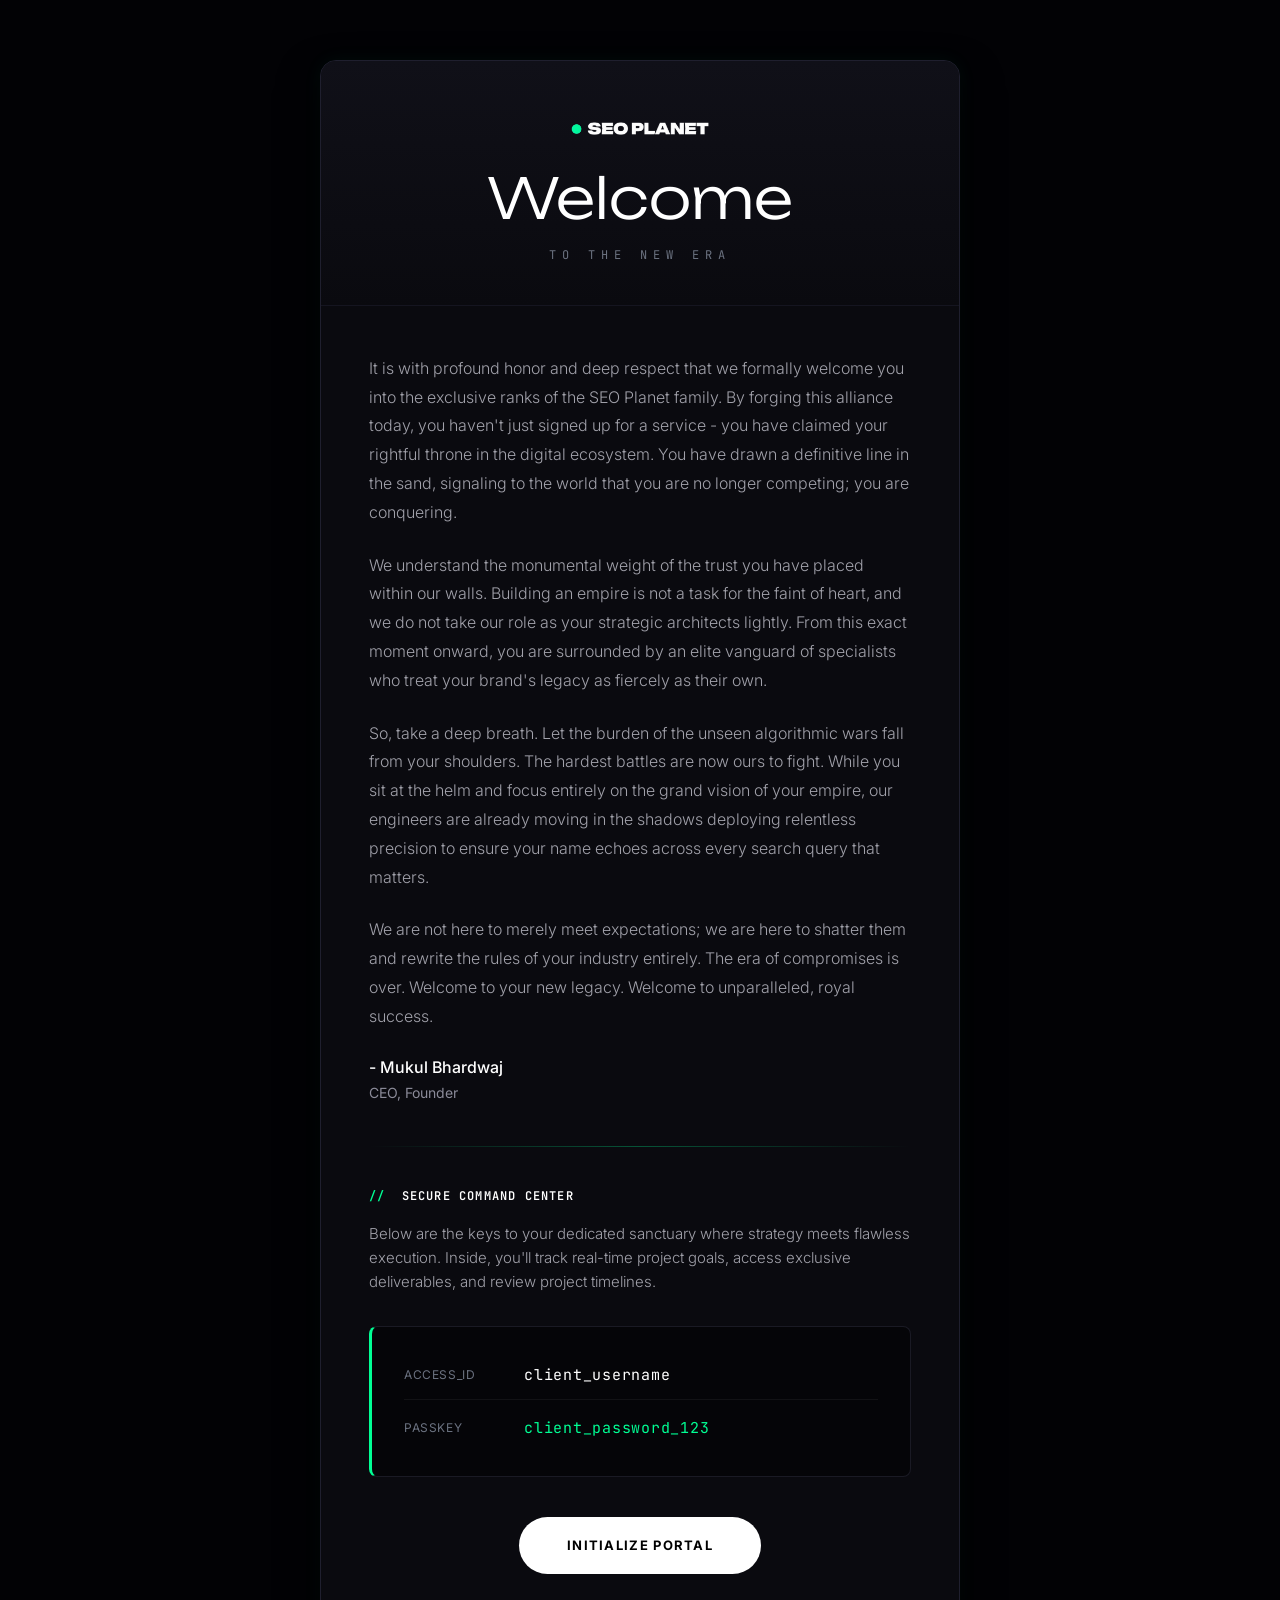
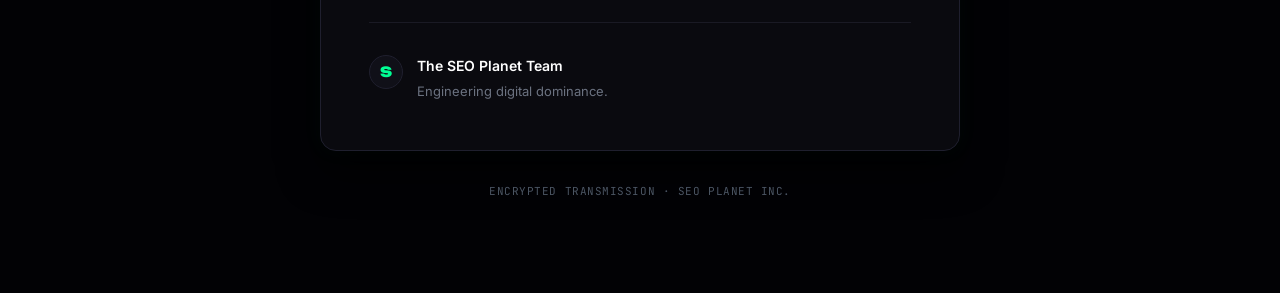
<file: email_preview.html>
<!DOCTYPE html>
<html>
<head>
  <meta charset="utf-8">
  <link href="https://fonts.googleapis.com/css2?family=Inter:wght@300;400;500;600&family=Unbounded:wght@400;600;800;900&family=JetBrains+Mono:wght@400;600&display=swap" rel="stylesheet">
</head>
<body style="margin:0;padding:0;background-color:#020205;font-family:'Inter',system-ui,-apple-system,sans-serif;color:#ffffff;line-height:1.6;-webkit-font-smoothing:antialiased;">
  <table width="100%" cellpadding="0" cellspacing="0" style="background-color:#020205;padding:60px 20px;">
    <tr><td align="center">
      
      <!-- Main Container with subtle glowing border simulation -->
      <table width="640" cellpadding="0" cellspacing="0" style="background:#0A0A0F;border-radius:16px;overflow:hidden;border:1px solid #1F1F2E;box-shadow:0 20px 40px rgba(0,0,0,0.8), 0 0 20px rgba(0,255,148,0.05);">
        
        <!-- Header Section -->
        <tr><td style="padding:60px 48px 40px 48px;text-align:center;background:linear-gradient(180deg, #101018 0%, #0A0A0F 100%);border-bottom:1px solid #151520;">
          <img src="frontend/public/email-logo-white.png" alt="SEO Planet" width="140" style="display:block;margin:0 auto 32px auto;border:0;" />
          <h1 style="font-family:'Unbounded',sans-serif;font-weight:300;font-size:56px;letter-spacing:normal;margin:0 0 16px 0;color:#ffffff;line-height:1.1;">
            Welcome
          </h1>
          <p style="margin:0;color:#6B7280;font-size:12px;letter-spacing:6px;text-transform:uppercase;font-family:'JetBrains Mono',monospace;">
            To The New Era
          </p>
        </td></tr>

        <!-- Content Section -->
        <tr><td style="padding:48px;text-align:left;">
          <p style="color:#A1A1AA;font-size:16px;line-height:1.8;margin:0 0 24px 0;font-weight:300;">
            It is with profound honor and deep respect that we formally welcome you into the exclusive ranks of the SEO Planet family. By forging this alliance today, you haven't just signed up for a service - you have claimed your rightful throne in the digital ecosystem. You have drawn a definitive line in the sand, signaling to the world that you are no longer competing; you are conquering.
          </p>
          
          <p style="color:#A1A1AA;font-size:16px;line-height:1.8;margin:0 0 24px 0;font-weight:300;">
            We understand the monumental weight of the trust you have placed within our walls. Building an empire is not a task for the faint of heart, and we do not take our role as your strategic architects lightly. From this exact moment onward, you are surrounded by an elite vanguard of specialists who treat your brand's legacy as fiercely as their own.
          </p>

          <p style="color:#A1A1AA;font-size:16px;line-height:1.8;margin:0 0 24px 0;font-weight:300;">
            So, take a deep breath. Let the burden of the unseen algorithmic wars fall from your shoulders. The hardest battles are now ours to fight. While you sit at the helm and focus entirely on the grand vision of your empire, our engineers are already moving in the shadows deploying relentless precision to ensure your name echoes across every search query that matters.
          </p>

          <p style="color:#A1A1AA;font-size:16px;line-height:1.8;margin:0 0 24px 0;font-weight:300;">
            We are not here to merely meet expectations; we are here to shatter them and rewrite the rules of your industry entirely. The era of compromises is over. Welcome to your new legacy. Welcome to unparalleled, royal success.
          </p>

          <p style="color:#ffffff;font-size:16px;line-height:1.6;margin:0 0 40px 0;font-weight:500;">
            - Mukul Bhardwaj<br>
            <span style="font-size:14px;color:#8B8B99;font-weight:400;">CEO, Founder</span>
          </p>

          <!-- Divider -->
          <table width="100%" cellpadding="0" cellspacing="0" style="margin-bottom:40px;">
            <tr><td style="height:1px;background:linear-gradient(90deg, rgba(0,255,148,0) 0%, rgba(0,255,148,0.3) 50%, rgba(0,255,148,0) 100%);"></td></tr>
          </table>

          <h3 style="margin:0 0 16px 0;font-size:12px;font-weight:600;color:#ffffff;letter-spacing:0.1em;text-transform:uppercase;font-family:'JetBrains Mono',monospace;">
            <span style="color:#00FF94;margin-right:8px;">//</span> SECURE COMMAND CENTER
          </h3>
          
          <p style="color:#A1A1AA;font-size:15px;line-height:1.6;margin:0 0 32px 0;font-weight:300;">
            Below are the keys to your dedicated sanctuary where strategy meets flawless execution. Inside, you'll track real-time project goals, access exclusive deliverables, and review project timelines.
          </p>

          <!-- Credentials Card - Premium Glass/Terminal effect -->
          <div style="background:#050508;border:1px solid #1A1A24;border-left:3px solid #00FF94;border-radius:8px;padding:24px 32px;margin-bottom:40px;">
            <table width="100%" cellpadding="0" cellspacing="0">
              <tr>
                <td style="padding:12px 0;color:#6B7280;font-size:12px;text-transform:uppercase;letter-spacing:0.05em;width:120px;border-bottom:1px solid rgba(255,255,255,0.05);">ACCESS_ID</td>
                <td style="padding:12px 0;color:#ffffff;font-size:15px;font-family:'JetBrains Mono',monospace;letter-spacing:0.05em;border-bottom:1px solid rgba(255,255,255,0.05);">client_username</td>
              </tr>
              <tr>
                <td style="padding:12px 0;color:#6B7280;font-size:12px;text-transform:uppercase;letter-spacing:0.05em;padding-top:16px;">PASSKEY</td>
                <td style="padding:12px 0;color:#00FF94;font-size:15px;font-family:'JetBrains Mono',monospace;letter-spacing:0.05em;padding-top:16px;">client_password_123</td>
              </tr>
            </table>
          </div>
          
          <!-- Premium Button -->
          <table width="100%" cellpadding="0" cellspacing="0" style="margin-bottom:48px;">
            <tr><td align="center">
              <a href="https://portal.seoplanet.in" style="display:inline-block;background:#ffffff;color:#000000;text-decoration:none;font-size:13px;font-weight:700;letter-spacing:0.1em;text-transform:uppercase;padding:18px 48px;border-radius:100px;font-family:'Inter',sans-serif;">
                INITIALIZE PORTAL
              </a>
            </td></tr>
          </table>
          
          <!-- Signature -->
          <table width="100%" cellpadding="0" cellspacing="0" style="border-top:1px solid #1A1A24;padding-top:32px;">
            <tr>
              <td style="width:48px;vertical-align:top;">
                <div style="width:32px;height:32px;background:#101018;border-radius:50%;border:1px solid #1F1F2E;display:inline-block;text-align:center;line-height:32px;color:#00FF94;font-family:'Unbounded',sans-serif;font-size:14px;font-weight:900;">S</div>
              </td>
              <td>
                <p style="margin:0;color:#ffffff;font-size:14px;font-weight:600;">The SEO Planet Team</p>
                <p style="margin:4px 0 0 0;color:#6B7280;font-size:13px;">Engineering digital dominance.</p>
              </td>
            </tr>
          </table>

        </td></tr>
      </table>
      
      <!-- Footer Text -->
      <table width="640" cellpadding="0" cellspacing="0">
        <tr><td style="padding:32px 0;text-align:center;">
          <p style="margin:0;color:#4B5563;font-size:11px;font-family:'JetBrains Mono',monospace;letter-spacing:0.05em;">
            ENCRYPTED TRANSMISSION &middot; SEO PLANET INC.
          </p>
        </td></tr>
      </table>

    </td></tr>
  </table>
</body>
</html>
</file>
